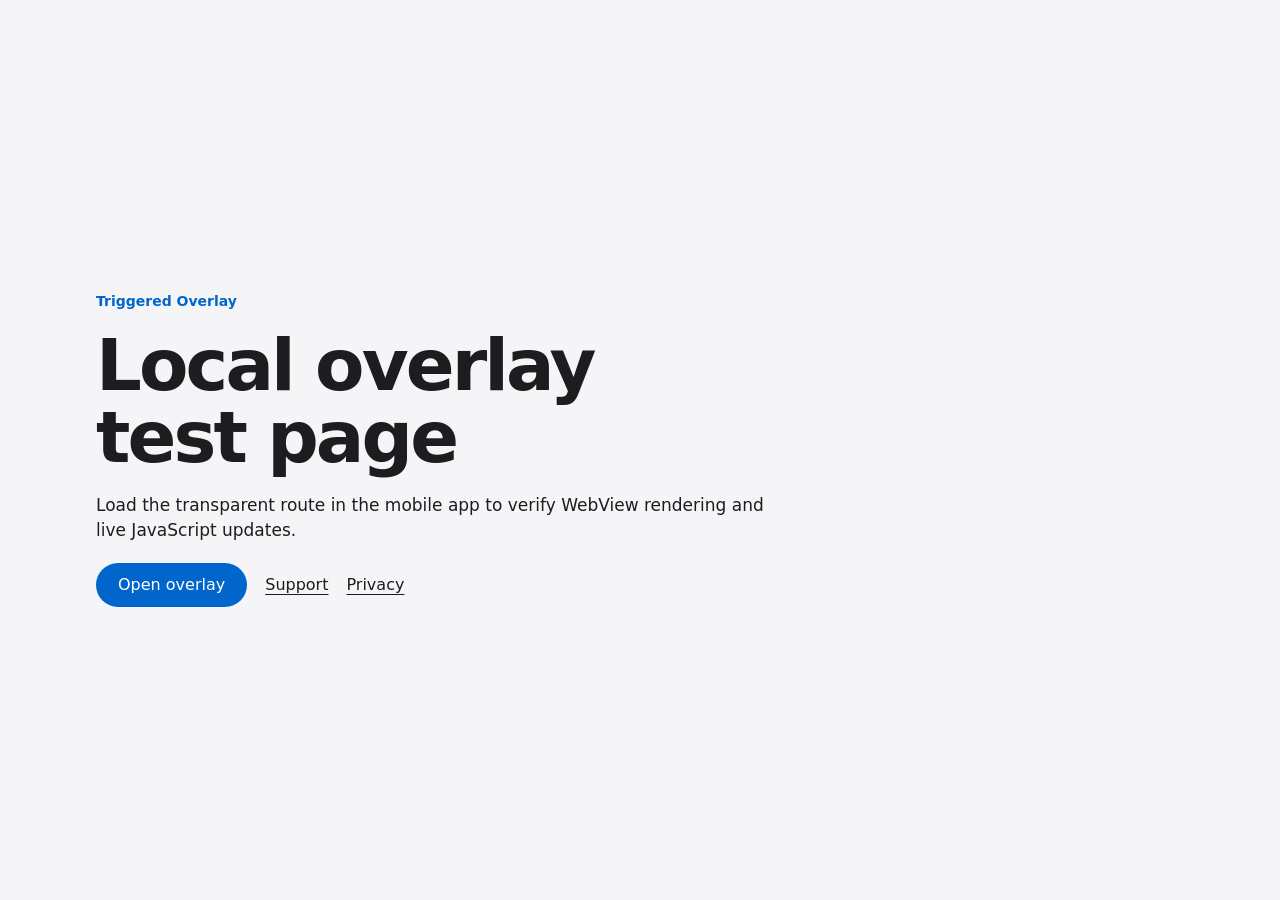
<file: index.html>
<!DOCTYPE html><html lang="en"><head><meta charSet="utf-8"/><meta name="viewport" content="width=device-width, initial-scale=1"/><link rel="stylesheet" href="/_next/static/chunks/17ehl2js4oi5v.css" data-precedence="next"/><link rel="preload" as="script" fetchPriority="low" href="/_next/static/chunks/23v7nmjzy-bb5.js"/><script src="/_next/static/chunks/03kw-hqoszem2.js" async=""></script><script src="/_next/static/chunks/1we22_6_abobh.js" async=""></script><script src="/_next/static/chunks/003l4gk7enzpc.js" async=""></script><script src="/_next/static/chunks/turbopack-0tb0-9su7yka1.js" async=""></script><script src="/_next/static/chunks/121g1po0_av0x.js" async=""></script><script src="/_next/static/chunks/20wckvp3e5p5w.js" async=""></script><script src="/_next/static/chunks/0evmgu_b2twk6.js" async=""></script><title>Triggered Overlay</title><meta name="description" content="Development overlay for the Triggered Overlay mobile app."/><script src="/_next/static/chunks/0cz1d0mv5g_q7.js" noModule=""></script></head><body><div hidden=""><!--$--><!--/$--></div><main class="home"><p class="eyebrow">Triggered Overlay</p><h1>Local overlay test page</h1><p>Load the transparent route in the mobile app to verify WebView rendering and live JavaScript updates.</p><div class="home-links"><a class="primary-link" href="/overlay/">Open overlay</a><a href="/support/">Support</a><a href="/privacy/">Privacy</a></div></main><!--$--><!--/$--><script src="/_next/static/chunks/23v7nmjzy-bb5.js" id="_R_" async=""></script><script>(self.__next_f=self.__next_f||[]).push([0])</script><script>self.__next_f.push([1,"1:\"$Sreact.fragment\"\n2:I[48301,[\"/_next/static/chunks/121g1po0_av0x.js\",\"/_next/static/chunks/20wckvp3e5p5w.js\"],\"default\"]\n3:I[81932,[\"/_next/static/chunks/121g1po0_av0x.js\",\"/_next/static/chunks/20wckvp3e5p5w.js\"],\"default\"]\n4:I[62629,[\"/_next/static/chunks/121g1po0_av0x.js\",\"/_next/static/chunks/20wckvp3e5p5w.js\",\"/_next/static/chunks/0evmgu_b2twk6.js\"],\"\"]\n5:I[48664,[\"/_next/static/chunks/121g1po0_av0x.js\",\"/_next/static/chunks/20wckvp3e5p5w.js\"],\"OutletBoundary\"]\n6:\"$Sreact.suspense\"\n8:I[48664,[\"/_next/static/chunks/121g1po0_av0x.js\",\"/_next/static/chunks/20wckvp3e5p5w.js\"],\"ViewportBoundary\"]\na:I[48664,[\"/_next/static/chunks/121g1po0_av0x.js\",\"/_next/static/chunks/20wckvp3e5p5w.js\"],\"MetadataBoundary\"]\nc:I[59283,[\"/_next/static/chunks/121g1po0_av0x.js\",\"/_next/static/chunks/20wckvp3e5p5w.js\"],\"default\",1]\n:HL[\"/_next/static/chunks/17ehl2js4oi5v.css\",\"style\"]\n"])</script><script>self.__next_f.push([1,"0:{\"P\":null,\"c\":[\"\",\"\"],\"q\":\"\",\"i\":false,\"f\":[[[\"\",{\"children\":[\"__PAGE__\",{}]},\"$undefined\",\"$undefined\",16],[[\"$\",\"$1\",\"c\",{\"children\":[[[\"$\",\"link\",\"0\",{\"rel\":\"stylesheet\",\"href\":\"/_next/static/chunks/17ehl2js4oi5v.css\",\"precedence\":\"next\",\"crossOrigin\":\"$undefined\",\"nonce\":\"$undefined\"}],[\"$\",\"script\",\"script-0\",{\"src\":\"/_next/static/chunks/121g1po0_av0x.js\",\"async\":true,\"nonce\":\"$undefined\"}],[\"$\",\"script\",\"script-1\",{\"src\":\"/_next/static/chunks/20wckvp3e5p5w.js\",\"async\":true,\"nonce\":\"$undefined\"}]],[\"$\",\"html\",null,{\"lang\":\"en\",\"children\":[\"$\",\"body\",null,{\"children\":[\"$\",\"$L2\",null,{\"parallelRouterKey\":\"children\",\"error\":\"$undefined\",\"errorStyles\":\"$undefined\",\"errorScripts\":\"$undefined\",\"template\":[\"$\",\"$L3\",null,{}],\"templateStyles\":\"$undefined\",\"templateScripts\":\"$undefined\",\"notFound\":[[[\"$\",\"title\",null,{\"children\":\"404: This page could not be found.\"}],[\"$\",\"div\",null,{\"style\":{\"fontFamily\":\"system-ui,\\\"Segoe UI\\\",Roboto,Helvetica,Arial,sans-serif,\\\"Apple Color Emoji\\\",\\\"Segoe UI Emoji\\\"\",\"height\":\"100vh\",\"textAlign\":\"center\",\"display\":\"flex\",\"flexDirection\":\"column\",\"alignItems\":\"center\",\"justifyContent\":\"center\"},\"children\":[\"$\",\"div\",null,{\"children\":[[\"$\",\"style\",null,{\"dangerouslySetInnerHTML\":{\"__html\":\"body{color:#000;background:#fff;margin:0}.next-error-h1{border-right:1px solid rgba(0,0,0,.3)}@media (prefers-color-scheme:dark){body{color:#fff;background:#000}.next-error-h1{border-right:1px solid rgba(255,255,255,.3)}}\"}}],[\"$\",\"h1\",null,{\"className\":\"next-error-h1\",\"style\":{\"display\":\"inline-block\",\"margin\":\"0 20px 0 0\",\"padding\":\"0 23px 0 0\",\"fontSize\":24,\"fontWeight\":500,\"verticalAlign\":\"top\",\"lineHeight\":\"49px\"},\"children\":404}],[\"$\",\"div\",null,{\"style\":{\"display\":\"inline-block\"},\"children\":[\"$\",\"h2\",null,{\"style\":{\"fontSize\":14,\"fontWeight\":400,\"lineHeight\":\"49px\",\"margin\":0},\"children\":\"This page could not be found.\"}]}]]}]}]],[]],\"forbidden\":\"$undefined\",\"unauthorized\":\"$undefined\"}]}]}]]}],{\"children\":[[\"$\",\"$1\",\"c\",{\"children\":[[\"$\",\"main\",null,{\"className\":\"home\",\"children\":[[\"$\",\"p\",null,{\"className\":\"eyebrow\",\"children\":\"Triggered Overlay\"}],[\"$\",\"h1\",null,{\"children\":\"Local overlay test page\"}],[\"$\",\"p\",null,{\"children\":\"Load the transparent route in the mobile app to verify WebView rendering and live JavaScript updates.\"}],[\"$\",\"div\",null,{\"className\":\"home-links\",\"children\":[[\"$\",\"$L4\",null,{\"className\":\"primary-link\",\"href\":\"/overlay\",\"children\":\"Open overlay\"}],[\"$\",\"$L4\",null,{\"href\":\"/support\",\"children\":\"Support\"}],[\"$\",\"$L4\",null,{\"href\":\"/privacy\",\"children\":\"Privacy\"}]]}]]}],[[\"$\",\"script\",\"script-0\",{\"src\":\"/_next/static/chunks/0evmgu_b2twk6.js\",\"async\":true,\"nonce\":\"$undefined\"}]],[\"$\",\"$L5\",null,{\"children\":[\"$\",\"$6\",null,{\"name\":\"Next.MetadataOutlet\",\"children\":\"$@7\"}]}]]}],{},null,false,null]},null,false,null],[\"$\",\"$1\",\"h\",{\"children\":[null,[\"$\",\"$L8\",null,{\"children\":\"$L9\"}],[\"$\",\"div\",null,{\"hidden\":true,\"children\":[\"$\",\"$La\",null,{\"children\":[\"$\",\"$6\",null,{\"name\":\"Next.Metadata\",\"children\":\"$Lb\"}]}]}],null]}],false]],\"m\":\"$undefined\",\"G\":[\"$c\",[[\"$\",\"link\",\"0\",{\"rel\":\"stylesheet\",\"href\":\"/_next/static/chunks/17ehl2js4oi5v.css\",\"precedence\":\"next\",\"crossOrigin\":\"$undefined\",\"nonce\":\"$undefined\"}]]],\"S\":true,\"h\":null,\"s\":\"$undefined\",\"l\":\"$undefined\",\"p\":\"$undefined\",\"d\":\"$undefined\",\"b\":\"O8Fp5CdZ5VPxuDvzv_FZ7\"}\n"])</script><script>self.__next_f.push([1,"9:[[\"$\",\"meta\",\"0\",{\"charSet\":\"utf-8\"}],[\"$\",\"meta\",\"1\",{\"name\":\"viewport\",\"content\":\"width=device-width, initial-scale=1\"}]]\n"])</script><script>self.__next_f.push([1,"7:null\nb:[[\"$\",\"title\",\"0\",{\"children\":\"Triggered Overlay\"}],[\"$\",\"meta\",\"1\",{\"name\":\"description\",\"content\":\"Development overlay for the Triggered Overlay mobile app.\"}]]\n"])</script></body></html>
</file>
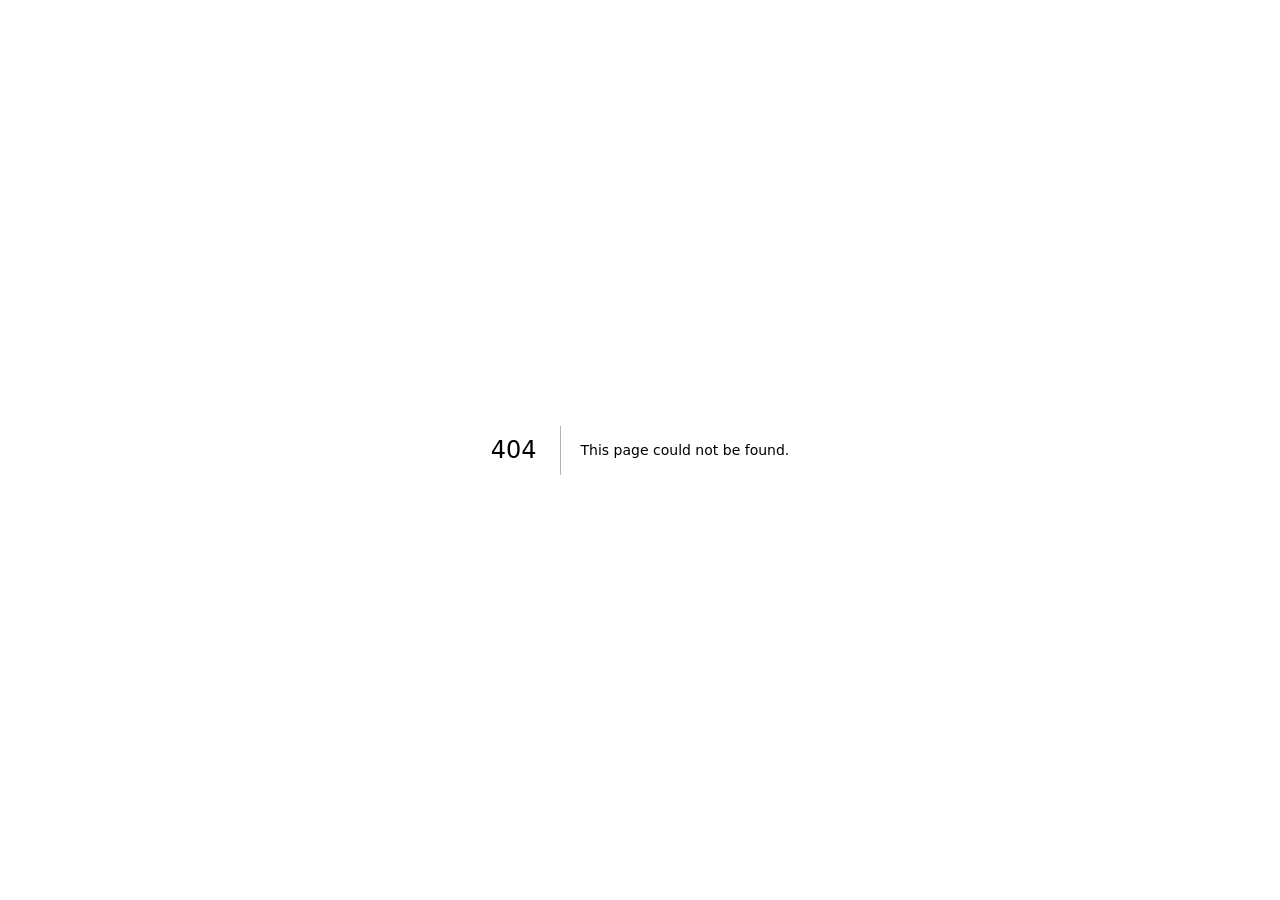
<file: 404/index.html>
<!DOCTYPE html><html lang="en"><head><meta charSet="utf-8"/><meta name="viewport" content="width=device-width, initial-scale=1"/><link rel="stylesheet" href="/_next/static/chunks/17ehl2js4oi5v.css" data-precedence="next"/><link rel="preload" as="script" fetchPriority="low" href="/_next/static/chunks/23v7nmjzy-bb5.js"/><script src="/_next/static/chunks/03kw-hqoszem2.js" async=""></script><script src="/_next/static/chunks/1we22_6_abobh.js" async=""></script><script src="/_next/static/chunks/003l4gk7enzpc.js" async=""></script><script src="/_next/static/chunks/turbopack-0tb0-9su7yka1.js" async=""></script><script src="/_next/static/chunks/121g1po0_av0x.js" async=""></script><script src="/_next/static/chunks/20wckvp3e5p5w.js" async=""></script><meta name="robots" content="noindex"/><title>404: This page could not be found.</title><title>Triggered Overlay</title><meta name="description" content="Development overlay for the Triggered Overlay mobile app."/><script src="/_next/static/chunks/0cz1d0mv5g_q7.js" noModule=""></script></head><body><div hidden=""><!--$--><!--/$--></div><div style="font-family:system-ui,&quot;Segoe UI&quot;,Roboto,Helvetica,Arial,sans-serif,&quot;Apple Color Emoji&quot;,&quot;Segoe UI Emoji&quot;;height:100vh;text-align:center;display:flex;flex-direction:column;align-items:center;justify-content:center"><div><style>body{color:#000;background:#fff;margin:0}.next-error-h1{border-right:1px solid rgba(0,0,0,.3)}@media (prefers-color-scheme:dark){body{color:#fff;background:#000}.next-error-h1{border-right:1px solid rgba(255,255,255,.3)}}</style><h1 class="next-error-h1" style="display:inline-block;margin:0 20px 0 0;padding:0 23px 0 0;font-size:24px;font-weight:500;vertical-align:top;line-height:49px">404</h1><div style="display:inline-block"><h2 style="font-size:14px;font-weight:400;line-height:49px;margin:0">This page could not be found.</h2></div></div></div><!--$--><!--/$--><script src="/_next/static/chunks/23v7nmjzy-bb5.js" id="_R_" async=""></script><script>(self.__next_f=self.__next_f||[]).push([0])</script><script>self.__next_f.push([1,"1:\"$Sreact.fragment\"\n2:I[48301,[\"/_next/static/chunks/121g1po0_av0x.js\",\"/_next/static/chunks/20wckvp3e5p5w.js\"],\"default\"]\n3:I[81932,[\"/_next/static/chunks/121g1po0_av0x.js\",\"/_next/static/chunks/20wckvp3e5p5w.js\"],\"default\"]\n4:I[48664,[\"/_next/static/chunks/121g1po0_av0x.js\",\"/_next/static/chunks/20wckvp3e5p5w.js\"],\"OutletBoundary\"]\n5:\"$Sreact.suspense\"\n8:I[48664,[\"/_next/static/chunks/121g1po0_av0x.js\",\"/_next/static/chunks/20wckvp3e5p5w.js\"],\"ViewportBoundary\"]\na:I[48664,[\"/_next/static/chunks/121g1po0_av0x.js\",\"/_next/static/chunks/20wckvp3e5p5w.js\"],\"MetadataBoundary\"]\nc:I[59283,[\"/_next/static/chunks/121g1po0_av0x.js\",\"/_next/static/chunks/20wckvp3e5p5w.js\"],\"default\",1]\n:HL[\"/_next/static/chunks/17ehl2js4oi5v.css\",\"style\"]\n"])</script><script>self.__next_f.push([1,"0:{\"P\":null,\"c\":[\"\",\"_not-found\",\"\"],\"q\":\"\",\"i\":false,\"f\":[[[\"\",{\"children\":[\"/_not-found\",{\"children\":[\"__PAGE__\",{}]}]},\"$undefined\",\"$undefined\",16],[[\"$\",\"$1\",\"c\",{\"children\":[[[\"$\",\"link\",\"0\",{\"rel\":\"stylesheet\",\"href\":\"/_next/static/chunks/17ehl2js4oi5v.css\",\"precedence\":\"next\",\"crossOrigin\":\"$undefined\",\"nonce\":\"$undefined\"}],[\"$\",\"script\",\"script-0\",{\"src\":\"/_next/static/chunks/121g1po0_av0x.js\",\"async\":true,\"nonce\":\"$undefined\"}],[\"$\",\"script\",\"script-1\",{\"src\":\"/_next/static/chunks/20wckvp3e5p5w.js\",\"async\":true,\"nonce\":\"$undefined\"}]],[\"$\",\"html\",null,{\"lang\":\"en\",\"children\":[\"$\",\"body\",null,{\"children\":[\"$\",\"$L2\",null,{\"parallelRouterKey\":\"children\",\"error\":\"$undefined\",\"errorStyles\":\"$undefined\",\"errorScripts\":\"$undefined\",\"template\":[\"$\",\"$L3\",null,{}],\"templateStyles\":\"$undefined\",\"templateScripts\":\"$undefined\",\"notFound\":[[[\"$\",\"title\",null,{\"children\":\"404: This page could not be found.\"}],[\"$\",\"div\",null,{\"style\":{\"fontFamily\":\"system-ui,\\\"Segoe UI\\\",Roboto,Helvetica,Arial,sans-serif,\\\"Apple Color Emoji\\\",\\\"Segoe UI Emoji\\\"\",\"height\":\"100vh\",\"textAlign\":\"center\",\"display\":\"flex\",\"flexDirection\":\"column\",\"alignItems\":\"center\",\"justifyContent\":\"center\"},\"children\":[\"$\",\"div\",null,{\"children\":[[\"$\",\"style\",null,{\"dangerouslySetInnerHTML\":{\"__html\":\"body{color:#000;background:#fff;margin:0}.next-error-h1{border-right:1px solid rgba(0,0,0,.3)}@media (prefers-color-scheme:dark){body{color:#fff;background:#000}.next-error-h1{border-right:1px solid rgba(255,255,255,.3)}}\"}}],[\"$\",\"h1\",null,{\"className\":\"next-error-h1\",\"style\":{\"display\":\"inline-block\",\"margin\":\"0 20px 0 0\",\"padding\":\"0 23px 0 0\",\"fontSize\":24,\"fontWeight\":500,\"verticalAlign\":\"top\",\"lineHeight\":\"49px\"},\"children\":404}],[\"$\",\"div\",null,{\"style\":{\"display\":\"inline-block\"},\"children\":[\"$\",\"h2\",null,{\"style\":{\"fontSize\":14,\"fontWeight\":400,\"lineHeight\":\"49px\",\"margin\":0},\"children\":\"This page could not be found.\"}]}]]}]}]],[]],\"forbidden\":\"$undefined\",\"unauthorized\":\"$undefined\"}]}]}]]}],{\"children\":[[\"$\",\"$1\",\"c\",{\"children\":[null,[\"$\",\"$L2\",null,{\"parallelRouterKey\":\"children\",\"error\":\"$undefined\",\"errorStyles\":\"$undefined\",\"errorScripts\":\"$undefined\",\"template\":[\"$\",\"$L3\",null,{}],\"templateStyles\":\"$undefined\",\"templateScripts\":\"$undefined\",\"notFound\":\"$undefined\",\"forbidden\":\"$undefined\",\"unauthorized\":\"$undefined\"}]]}],{\"children\":[[\"$\",\"$1\",\"c\",{\"children\":[[[\"$\",\"title\",null,{\"children\":\"404: This page could not be found.\"}],[\"$\",\"div\",null,{\"style\":\"$0:f:0:1:0:props:children:1:props:children:props:children:props:notFound:0:1:props:style\",\"children\":[\"$\",\"div\",null,{\"children\":[[\"$\",\"style\",null,{\"dangerouslySetInnerHTML\":{\"__html\":\"body{color:#000;background:#fff;margin:0}.next-error-h1{border-right:1px solid rgba(0,0,0,.3)}@media (prefers-color-scheme:dark){body{color:#fff;background:#000}.next-error-h1{border-right:1px solid rgba(255,255,255,.3)}}\"}}],[\"$\",\"h1\",null,{\"className\":\"next-error-h1\",\"style\":\"$0:f:0:1:0:props:children:1:props:children:props:children:props:notFound:0:1:props:children:props:children:1:props:style\",\"children\":404}],[\"$\",\"div\",null,{\"style\":\"$0:f:0:1:0:props:children:1:props:children:props:children:props:notFound:0:1:props:children:props:children:2:props:style\",\"children\":[\"$\",\"h2\",null,{\"style\":\"$0:f:0:1:0:props:children:1:props:children:props:children:props:notFound:0:1:props:children:props:children:2:props:children:props:style\",\"children\":\"This page could not be found.\"}]}]]}]}]],null,[\"$\",\"$L4\",null,{\"children\":[\"$\",\"$5\",null,{\"name\":\"Next.MetadataOutlet\",\"children\":\"$@6\"}]}]]}],{},null,false,null]},null,false,\"$@7\"]},null,false,null],[\"$\",\"$1\",\"h\",{\"children\":[[\"$\",\"meta\",null,{\"name\":\"robots\",\"content\":\"noindex\"}],[\"$\",\"$L8\",null,{\"children\":\"$L9\"}],[\"$\",\"div\",null,{\"hidden\":true,\"children\":[\"$\",\"$La\",null,{\"children\":[\"$\",\"$5\",null,{\"name\":\"Next.Metadata\",\"children\":\"$Lb\"}]}]}],null]}],false]],\"m\":\"$undefined\",\"G\":[\"$c\",[[\"$\",\"link\",\"0\",{\"rel\":\"stylesheet\",\"href\":\"/_next/static/chunks/17ehl2js4oi5v.css\",\"precedence\":\"next\",\"crossOrigin\":\"$undefined\",\"nonce\":\"$undefined\"}]]],\"S\":true,\"h\":null,\"s\":\"$undefined\",\"l\":\"$undefined\",\"p\":\"$undefined\",\"d\":\"$undefined\",\"b\":\"O8Fp5CdZ5VPxuDvzv_FZ7\"}\n"])</script><script>self.__next_f.push([1,"d:[]\n7:\"$Wd\"\n"])</script><script>self.__next_f.push([1,"9:[[\"$\",\"meta\",\"0\",{\"charSet\":\"utf-8\"}],[\"$\",\"meta\",\"1\",{\"name\":\"viewport\",\"content\":\"width=device-width, initial-scale=1\"}]]\n"])</script><script>self.__next_f.push([1,"6:null\nb:[[\"$\",\"title\",\"0\",{\"children\":\"Triggered Overlay\"}],[\"$\",\"meta\",\"1\",{\"name\":\"description\",\"content\":\"Development overlay for the Triggered Overlay mobile app.\"}]]\n"])</script></body></html>
</file>
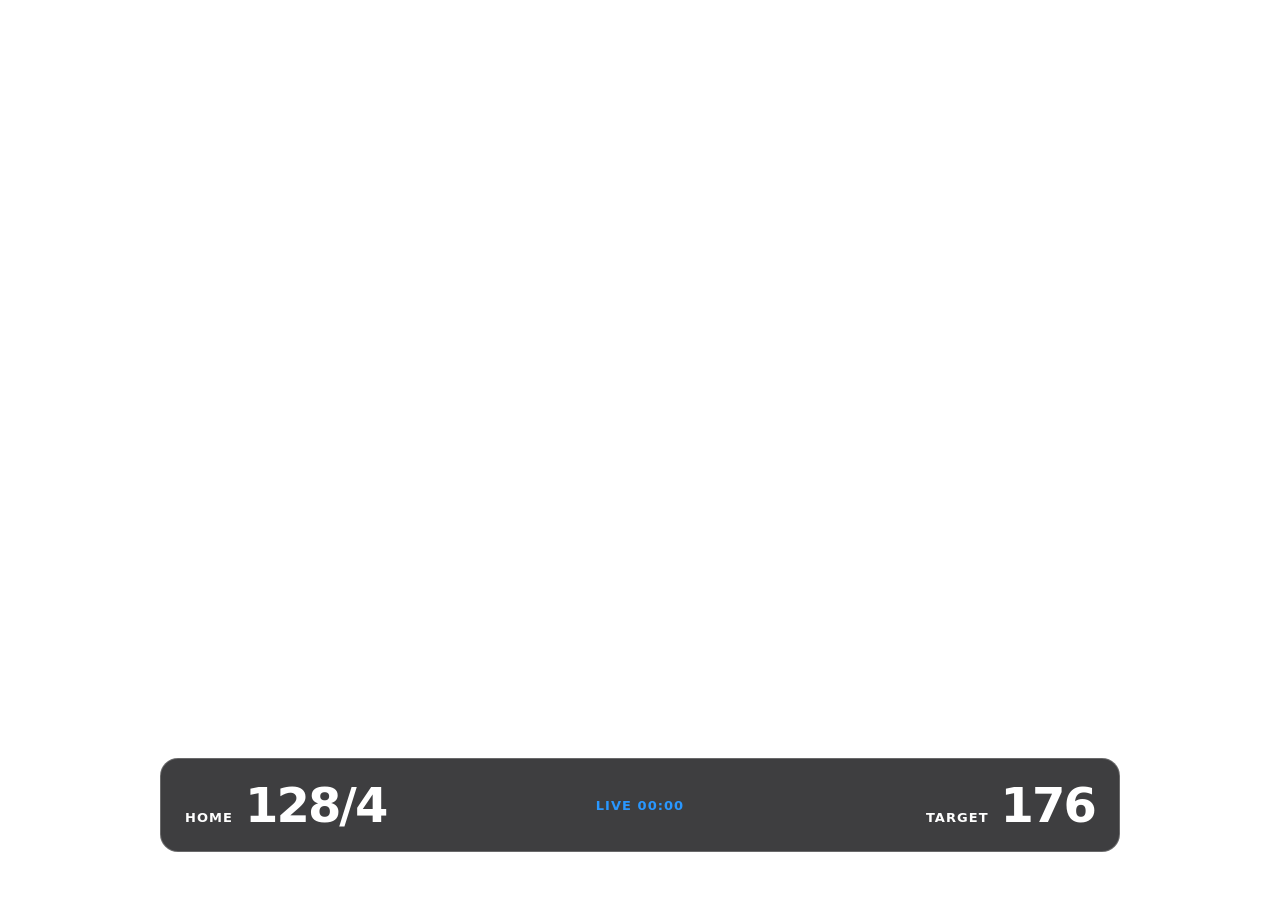
<file: overlay/index.html>
<!DOCTYPE html><html lang="en"><head><meta charSet="utf-8"/><meta name="viewport" content="width=device-width, initial-scale=1"/><link rel="stylesheet" href="/_next/static/chunks/17ehl2js4oi5v.css" data-precedence="next"/><link rel="preload" as="script" fetchPriority="low" href="/_next/static/chunks/23v7nmjzy-bb5.js"/><script src="/_next/static/chunks/03kw-hqoszem2.js" async=""></script><script src="/_next/static/chunks/1we22_6_abobh.js" async=""></script><script src="/_next/static/chunks/003l4gk7enzpc.js" async=""></script><script src="/_next/static/chunks/turbopack-0tb0-9su7yka1.js" async=""></script><script src="/_next/static/chunks/121g1po0_av0x.js" async=""></script><script src="/_next/static/chunks/20wckvp3e5p5w.js" async=""></script><script src="/_next/static/chunks/2cipaaadi-_24.js" async=""></script><title>Triggered Overlay</title><meta name="description" content="Development overlay for the Triggered Overlay mobile app."/><script src="/_next/static/chunks/0cz1d0mv5g_q7.js" noModule=""></script></head><body><div hidden=""><!--$--><!--/$--></div><main class="overlay" aria-label="Transparent test overlay"><section class="scoreboard"><div><span class="team-label">HOME</span><strong>128/4</strong></div><div class="timer" aria-label="Elapsed overlay time">LIVE <!-- -->00<!-- -->:<!-- -->00</div><div class="away-score"><span class="team-label">TARGET</span><strong>176</strong></div></section></main><!--$--><!--/$--><script src="/_next/static/chunks/23v7nmjzy-bb5.js" id="_R_" async=""></script><script>(self.__next_f=self.__next_f||[]).push([0])</script><script>self.__next_f.push([1,"1:\"$Sreact.fragment\"\n2:I[48301,[\"/_next/static/chunks/121g1po0_av0x.js\",\"/_next/static/chunks/20wckvp3e5p5w.js\"],\"default\"]\n3:I[81932,[\"/_next/static/chunks/121g1po0_av0x.js\",\"/_next/static/chunks/20wckvp3e5p5w.js\"],\"default\"]\n4:I[75697,[\"/_next/static/chunks/121g1po0_av0x.js\",\"/_next/static/chunks/20wckvp3e5p5w.js\"],\"ClientPageRoot\"]\n5:I[64549,[\"/_next/static/chunks/121g1po0_av0x.js\",\"/_next/static/chunks/20wckvp3e5p5w.js\",\"/_next/static/chunks/2cipaaadi-_24.js\"],\"default\"]\n8:I[48664,[\"/_next/static/chunks/121g1po0_av0x.js\",\"/_next/static/chunks/20wckvp3e5p5w.js\"],\"OutletBoundary\"]\n9:\"$Sreact.suspense\"\nc:I[48664,[\"/_next/static/chunks/121g1po0_av0x.js\",\"/_next/static/chunks/20wckvp3e5p5w.js\"],\"ViewportBoundary\"]\ne:I[48664,[\"/_next/static/chunks/121g1po0_av0x.js\",\"/_next/static/chunks/20wckvp3e5p5w.js\"],\"MetadataBoundary\"]\n10:I[59283,[\"/_next/static/chunks/121g1po0_av0x.js\",\"/_next/static/chunks/20wckvp3e5p5w.js\"],\"default\",1]\n:HL[\"/_next/static/chunks/17ehl2js4oi5v.css\",\"style\"]\n"])</script><script>self.__next_f.push([1,"0:{\"P\":null,\"c\":[\"\",\"overlay\",\"\"],\"q\":\"\",\"i\":false,\"f\":[[[\"\",{\"children\":[\"overlay\",{\"children\":[\"__PAGE__\",{}]}]},\"$undefined\",\"$undefined\",16],[[\"$\",\"$1\",\"c\",{\"children\":[[[\"$\",\"link\",\"0\",{\"rel\":\"stylesheet\",\"href\":\"/_next/static/chunks/17ehl2js4oi5v.css\",\"precedence\":\"next\",\"crossOrigin\":\"$undefined\",\"nonce\":\"$undefined\"}],[\"$\",\"script\",\"script-0\",{\"src\":\"/_next/static/chunks/121g1po0_av0x.js\",\"async\":true,\"nonce\":\"$undefined\"}],[\"$\",\"script\",\"script-1\",{\"src\":\"/_next/static/chunks/20wckvp3e5p5w.js\",\"async\":true,\"nonce\":\"$undefined\"}]],[\"$\",\"html\",null,{\"lang\":\"en\",\"children\":[\"$\",\"body\",null,{\"children\":[\"$\",\"$L2\",null,{\"parallelRouterKey\":\"children\",\"error\":\"$undefined\",\"errorStyles\":\"$undefined\",\"errorScripts\":\"$undefined\",\"template\":[\"$\",\"$L3\",null,{}],\"templateStyles\":\"$undefined\",\"templateScripts\":\"$undefined\",\"notFound\":[[[\"$\",\"title\",null,{\"children\":\"404: This page could not be found.\"}],[\"$\",\"div\",null,{\"style\":{\"fontFamily\":\"system-ui,\\\"Segoe UI\\\",Roboto,Helvetica,Arial,sans-serif,\\\"Apple Color Emoji\\\",\\\"Segoe UI Emoji\\\"\",\"height\":\"100vh\",\"textAlign\":\"center\",\"display\":\"flex\",\"flexDirection\":\"column\",\"alignItems\":\"center\",\"justifyContent\":\"center\"},\"children\":[\"$\",\"div\",null,{\"children\":[[\"$\",\"style\",null,{\"dangerouslySetInnerHTML\":{\"__html\":\"body{color:#000;background:#fff;margin:0}.next-error-h1{border-right:1px solid rgba(0,0,0,.3)}@media (prefers-color-scheme:dark){body{color:#fff;background:#000}.next-error-h1{border-right:1px solid rgba(255,255,255,.3)}}\"}}],[\"$\",\"h1\",null,{\"className\":\"next-error-h1\",\"style\":{\"display\":\"inline-block\",\"margin\":\"0 20px 0 0\",\"padding\":\"0 23px 0 0\",\"fontSize\":24,\"fontWeight\":500,\"verticalAlign\":\"top\",\"lineHeight\":\"49px\"},\"children\":404}],[\"$\",\"div\",null,{\"style\":{\"display\":\"inline-block\"},\"children\":[\"$\",\"h2\",null,{\"style\":{\"fontSize\":14,\"fontWeight\":400,\"lineHeight\":\"49px\",\"margin\":0},\"children\":\"This page could not be found.\"}]}]]}]}]],[]],\"forbidden\":\"$undefined\",\"unauthorized\":\"$undefined\"}]}]}]]}],{\"children\":[[\"$\",\"$1\",\"c\",{\"children\":[null,[\"$\",\"$L2\",null,{\"parallelRouterKey\":\"children\",\"error\":\"$undefined\",\"errorStyles\":\"$undefined\",\"errorScripts\":\"$undefined\",\"template\":[\"$\",\"$L3\",null,{}],\"templateStyles\":\"$undefined\",\"templateScripts\":\"$undefined\",\"notFound\":\"$undefined\",\"forbidden\":\"$undefined\",\"unauthorized\":\"$undefined\"}]]}],{\"children\":[[\"$\",\"$1\",\"c\",{\"children\":[[\"$\",\"$L4\",null,{\"Component\":\"$5\",\"serverProvidedParams\":{\"searchParams\":{},\"params\":{},\"promises\":[\"$@6\",\"$@7\"]}}],[[\"$\",\"script\",\"script-0\",{\"src\":\"/_next/static/chunks/2cipaaadi-_24.js\",\"async\":true,\"nonce\":\"$undefined\"}]],[\"$\",\"$L8\",null,{\"children\":[\"$\",\"$9\",null,{\"name\":\"Next.MetadataOutlet\",\"children\":\"$@a\"}]}]]}],{},null,false,null]},null,false,\"$@b\"]},null,false,null],[\"$\",\"$1\",\"h\",{\"children\":[null,[\"$\",\"$Lc\",null,{\"children\":\"$Ld\"}],[\"$\",\"div\",null,{\"hidden\":true,\"children\":[\"$\",\"$Le\",null,{\"children\":[\"$\",\"$9\",null,{\"name\":\"Next.Metadata\",\"children\":\"$Lf\"}]}]}],null]}],false]],\"m\":\"$undefined\",\"G\":[\"$10\",[[\"$\",\"link\",\"0\",{\"rel\":\"stylesheet\",\"href\":\"/_next/static/chunks/17ehl2js4oi5v.css\",\"precedence\":\"next\",\"crossOrigin\":\"$undefined\",\"nonce\":\"$undefined\"}]]],\"S\":true,\"h\":null,\"s\":\"$undefined\",\"l\":\"$undefined\",\"p\":\"$undefined\",\"d\":\"$undefined\",\"b\":\"O8Fp5CdZ5VPxuDvzv_FZ7\"}\n"])</script><script>self.__next_f.push([1,"11:[]\nb:\"$W11\"\n6:{}\n7:\"$0:f:0:1:1:children:1:children:0:props:children:0:props:serverProvidedParams:params\"\n"])</script><script>self.__next_f.push([1,"d:[[\"$\",\"meta\",\"0\",{\"charSet\":\"utf-8\"}],[\"$\",\"meta\",\"1\",{\"name\":\"viewport\",\"content\":\"width=device-width, initial-scale=1\"}]]\n"])</script><script>self.__next_f.push([1,"a:null\nf:[[\"$\",\"title\",\"0\",{\"children\":\"Triggered Overlay\"}],[\"$\",\"meta\",\"1\",{\"name\":\"description\",\"content\":\"Development overlay for the Triggered Overlay mobile app.\"}]]\n"])</script></body></html>
</file>
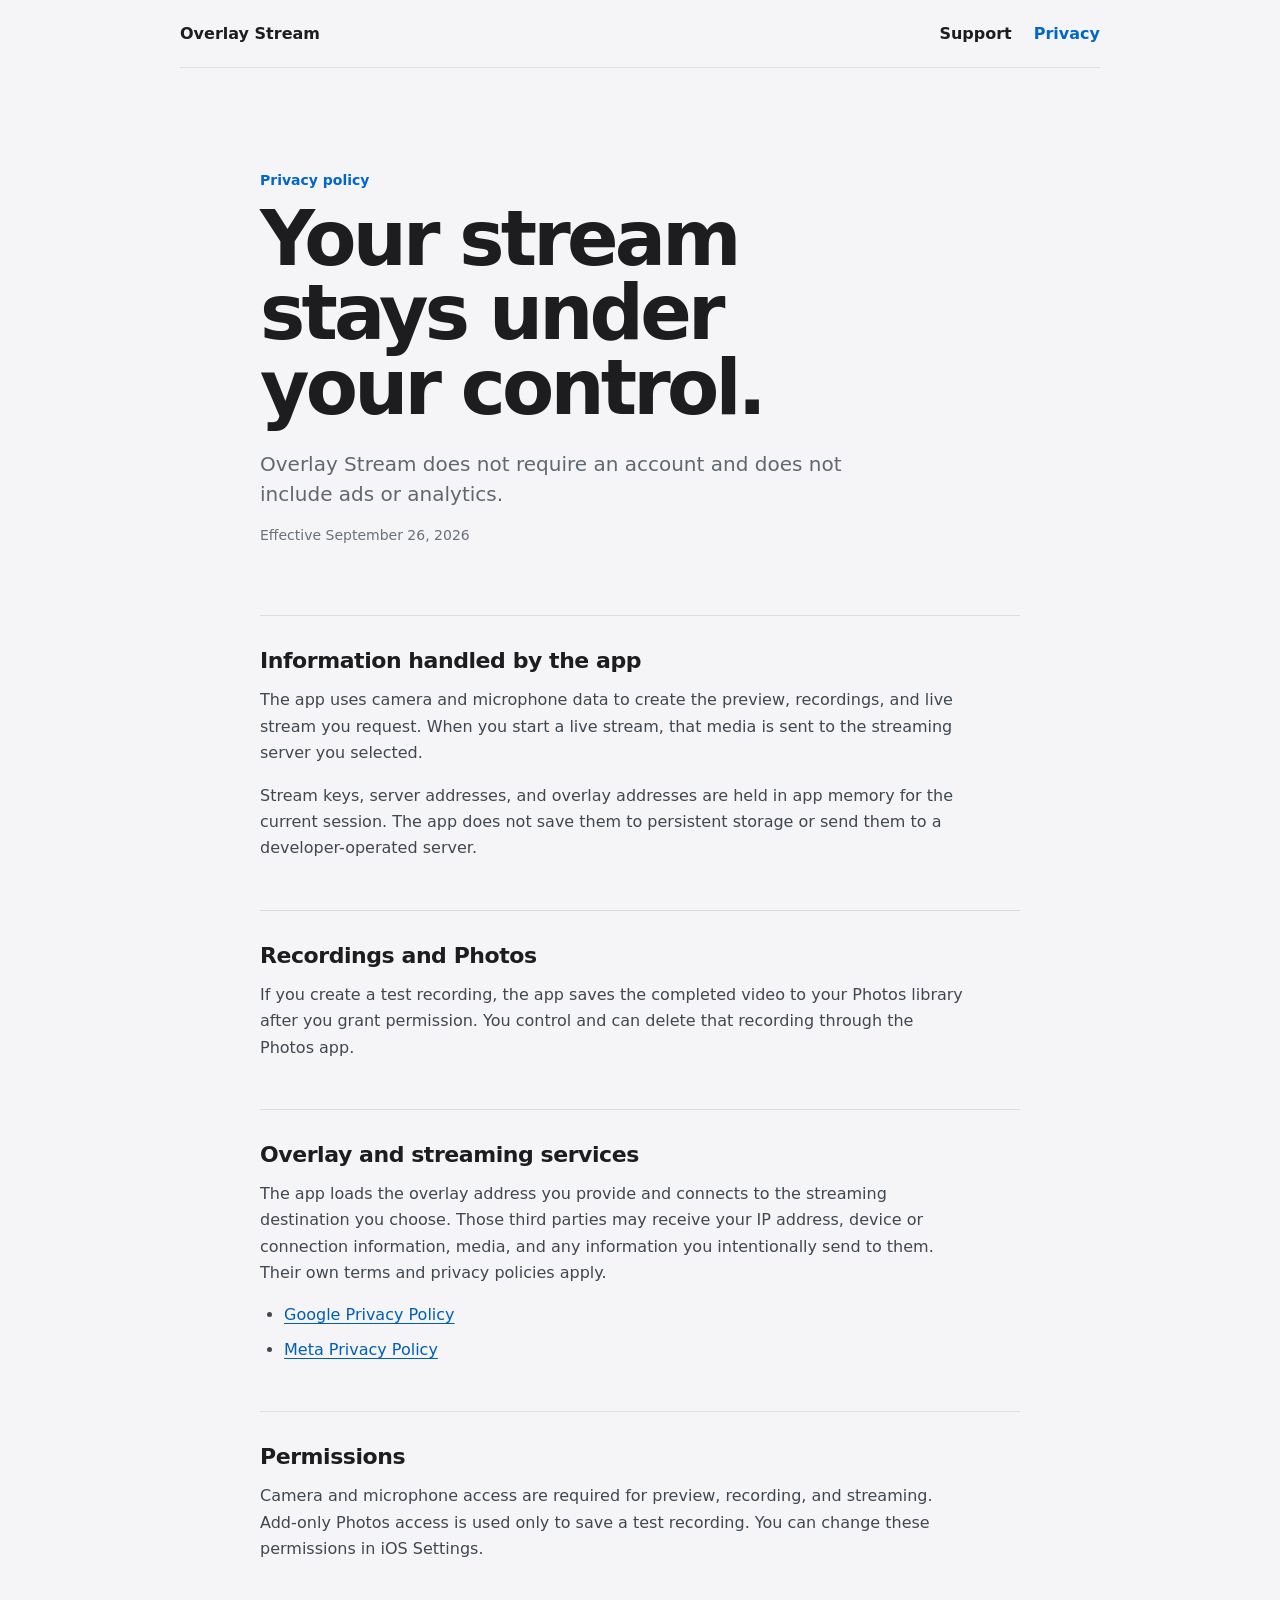
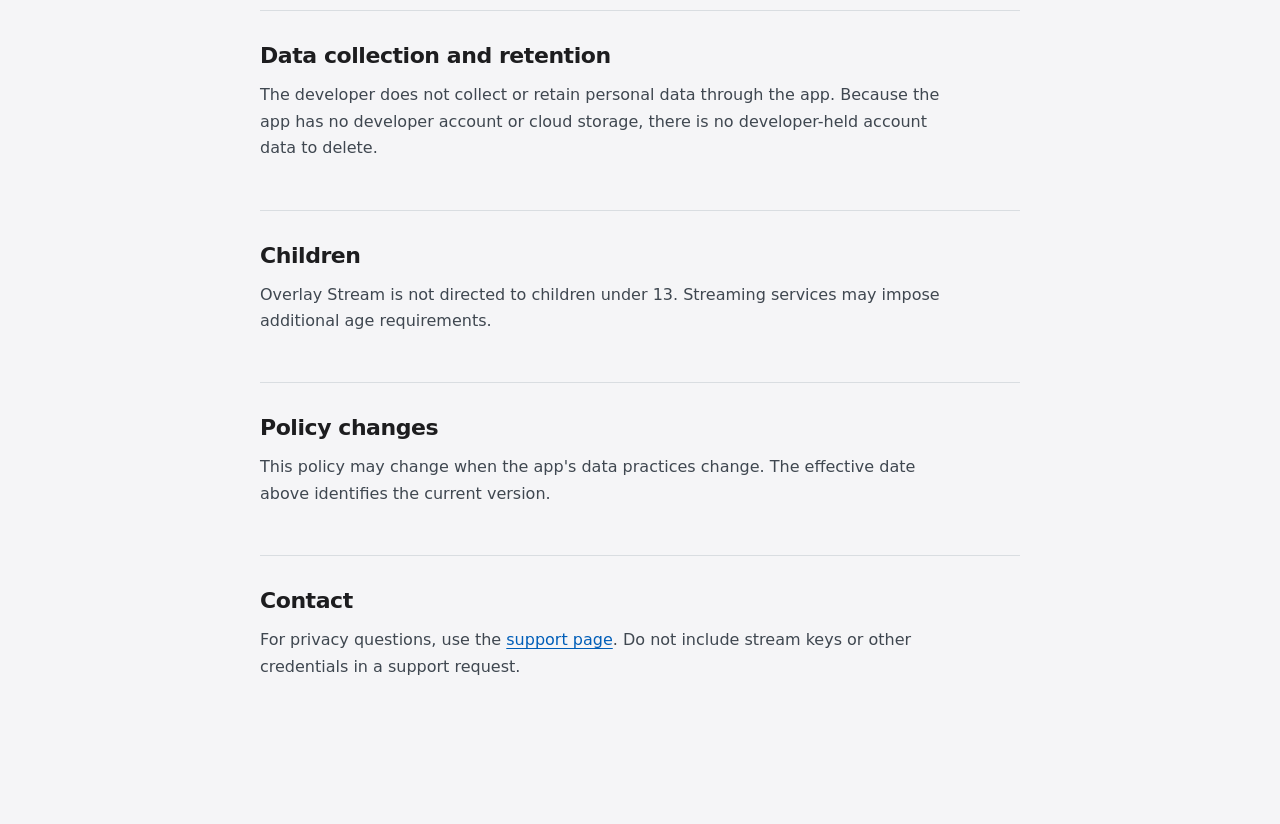
<file: privacy/index.html>
<!DOCTYPE html><html lang="en"><head><meta charSet="utf-8"/><meta name="viewport" content="width=device-width, initial-scale=1"/><link rel="stylesheet" href="/_next/static/chunks/17ehl2js4oi5v.css" data-precedence="next"/><link rel="preload" as="script" fetchPriority="low" href="/_next/static/chunks/23v7nmjzy-bb5.js"/><script src="/_next/static/chunks/03kw-hqoszem2.js" async=""></script><script src="/_next/static/chunks/1we22_6_abobh.js" async=""></script><script src="/_next/static/chunks/003l4gk7enzpc.js" async=""></script><script src="/_next/static/chunks/turbopack-0tb0-9su7yka1.js" async=""></script><script src="/_next/static/chunks/121g1po0_av0x.js" async=""></script><script src="/_next/static/chunks/20wckvp3e5p5w.js" async=""></script><script src="/_next/static/chunks/0evmgu_b2twk6.js" async=""></script><title>Privacy Policy | Overlay Stream</title><meta name="description" content="Privacy policy for the Overlay Stream iOS app."/><script src="/_next/static/chunks/0cz1d0mv5g_q7.js" noModule=""></script></head><body><div hidden=""><!--$--><!--/$--></div><main class="document-shell"><nav class="site-nav" aria-label="Legal and support"><a href="/">Overlay Stream</a><div><a href="/support/">Support</a><a aria-current="page" href="/privacy/">Privacy</a></div></nav><article class="document"><header><p class="eyebrow">Privacy policy</p><h1>Your stream stays under your control.</h1><p class="document-lead">Overlay Stream does not require an account and does not include ads or analytics.</p><p class="document-date">Effective September 26, 2026</p></header><section><h2>Information handled by the app</h2><p>The app uses camera and microphone data to create the preview, recordings, and live stream you request. When you start a live stream, that media is sent to the streaming server you selected.</p><p>Stream keys, server addresses, and overlay addresses are held in app memory for the current session. The app does not save them to persistent storage or send them to a developer-operated server.</p></section><section><h2>Recordings and Photos</h2><p>If you create a test recording, the app saves the completed video to your Photos library after you grant permission. You control and can delete that recording through the Photos app.</p></section><section><h2>Overlay and streaming services</h2><p>The app loads the overlay address you provide and connects to the streaming destination you choose. Those third parties may receive your IP address, device or connection information, media, and any information you intentionally send to them. Their own terms and privacy policies apply.</p><ul><li><a href="https://policies.google.com/privacy">Google Privacy Policy</a></li><li><a href="https://www.facebook.com/privacy/policy/">Meta Privacy Policy</a></li></ul></section><section><h2>Permissions</h2><p>Camera and microphone access are required for preview, recording, and streaming. Add-only Photos access is used only to save a test recording. You can change these permissions in iOS Settings.</p></section><section><h2>Data collection and retention</h2><p>The developer does not collect or retain personal data through the app. Because the app has no developer account or cloud storage, there is no developer-held account data to delete.</p></section><section><h2>Children</h2><p>Overlay Stream is not directed to children under 13. Streaming services may impose additional age requirements.</p></section><section><h2>Policy changes</h2><p>This policy may change when the app&#x27;s data practices change. The effective date above identifies the current version.</p></section><section><h2>Contact</h2><p>For privacy questions, use the<!-- --> <a href="/support/">support page</a>. Do not include stream keys or other credentials in a support request.</p></section></article></main><!--$--><!--/$--><script src="/_next/static/chunks/23v7nmjzy-bb5.js" id="_R_" async=""></script><script>(self.__next_f=self.__next_f||[]).push([0])</script><script>self.__next_f.push([1,"1:\"$Sreact.fragment\"\n2:I[48301,[\"/_next/static/chunks/121g1po0_av0x.js\",\"/_next/static/chunks/20wckvp3e5p5w.js\"],\"default\"]\n3:I[81932,[\"/_next/static/chunks/121g1po0_av0x.js\",\"/_next/static/chunks/20wckvp3e5p5w.js\"],\"default\"]\n4:I[62629,[\"/_next/static/chunks/121g1po0_av0x.js\",\"/_next/static/chunks/20wckvp3e5p5w.js\",\"/_next/static/chunks/0evmgu_b2twk6.js\"],\"\"]\nf:I[59283,[\"/_next/static/chunks/121g1po0_av0x.js\",\"/_next/static/chunks/20wckvp3e5p5w.js\"],\"default\",1]\n:HL[\"/_next/static/chunks/17ehl2js4oi5v.css\",\"style\"]\n"])</script><script>self.__next_f.push([1,"0:{\"P\":null,\"c\":[\"\",\"privacy\",\"\"],\"q\":\"\",\"i\":false,\"f\":[[[\"\",{\"children\":[\"privacy\",{\"children\":[\"__PAGE__\",{}]}]},\"$undefined\",\"$undefined\",16],[[\"$\",\"$1\",\"c\",{\"children\":[[[\"$\",\"link\",\"0\",{\"rel\":\"stylesheet\",\"href\":\"/_next/static/chunks/17ehl2js4oi5v.css\",\"precedence\":\"next\",\"crossOrigin\":\"$undefined\",\"nonce\":\"$undefined\"}],[\"$\",\"script\",\"script-0\",{\"src\":\"/_next/static/chunks/121g1po0_av0x.js\",\"async\":true,\"nonce\":\"$undefined\"}],[\"$\",\"script\",\"script-1\",{\"src\":\"/_next/static/chunks/20wckvp3e5p5w.js\",\"async\":true,\"nonce\":\"$undefined\"}]],[\"$\",\"html\",null,{\"lang\":\"en\",\"children\":[\"$\",\"body\",null,{\"children\":[\"$\",\"$L2\",null,{\"parallelRouterKey\":\"children\",\"error\":\"$undefined\",\"errorStyles\":\"$undefined\",\"errorScripts\":\"$undefined\",\"template\":[\"$\",\"$L3\",null,{}],\"templateStyles\":\"$undefined\",\"templateScripts\":\"$undefined\",\"notFound\":[[[\"$\",\"title\",null,{\"children\":\"404: This page could not be found.\"}],[\"$\",\"div\",null,{\"style\":{\"fontFamily\":\"system-ui,\\\"Segoe UI\\\",Roboto,Helvetica,Arial,sans-serif,\\\"Apple Color Emoji\\\",\\\"Segoe UI Emoji\\\"\",\"height\":\"100vh\",\"textAlign\":\"center\",\"display\":\"flex\",\"flexDirection\":\"column\",\"alignItems\":\"center\",\"justifyContent\":\"center\"},\"children\":[\"$\",\"div\",null,{\"children\":[[\"$\",\"style\",null,{\"dangerouslySetInnerHTML\":{\"__html\":\"body{color:#000;background:#fff;margin:0}.next-error-h1{border-right:1px solid rgba(0,0,0,.3)}@media (prefers-color-scheme:dark){body{color:#fff;background:#000}.next-error-h1{border-right:1px solid rgba(255,255,255,.3)}}\"}}],[\"$\",\"h1\",null,{\"className\":\"next-error-h1\",\"style\":{\"display\":\"inline-block\",\"margin\":\"0 20px 0 0\",\"padding\":\"0 23px 0 0\",\"fontSize\":24,\"fontWeight\":500,\"verticalAlign\":\"top\",\"lineHeight\":\"49px\"},\"children\":404}],[\"$\",\"div\",null,{\"style\":{\"display\":\"inline-block\"},\"children\":[\"$\",\"h2\",null,{\"style\":{\"fontSize\":14,\"fontWeight\":400,\"lineHeight\":\"49px\",\"margin\":0},\"children\":\"This page could not be found.\"}]}]]}]}]],[]],\"forbidden\":\"$undefined\",\"unauthorized\":\"$undefined\"}]}]}]]}],{\"children\":[[\"$\",\"$1\",\"c\",{\"children\":[null,[\"$\",\"$L2\",null,{\"parallelRouterKey\":\"children\",\"error\":\"$undefined\",\"errorStyles\":\"$undefined\",\"errorScripts\":\"$undefined\",\"template\":[\"$\",\"$L3\",null,{}],\"templateStyles\":\"$undefined\",\"templateScripts\":\"$undefined\",\"notFound\":\"$undefined\",\"forbidden\":\"$undefined\",\"unauthorized\":\"$undefined\"}]]}],{\"children\":[[\"$\",\"$1\",\"c\",{\"children\":[[\"$\",\"main\",null,{\"className\":\"document-shell\",\"children\":[[\"$\",\"nav\",null,{\"className\":\"site-nav\",\"aria-label\":\"Legal and support\",\"children\":[[\"$\",\"$L4\",null,{\"href\":\"/\",\"children\":\"Overlay Stream\"}],[\"$\",\"div\",null,{\"children\":[[\"$\",\"$L4\",null,{\"href\":\"/support\",\"children\":\"Support\"}],[\"$\",\"$L4\",null,{\"aria-current\":\"page\",\"href\":\"/privacy\",\"children\":\"Privacy\"}]]}]]}],[\"$\",\"article\",null,{\"className\":\"document\",\"children\":[[\"$\",\"header\",null,{\"children\":[[\"$\",\"p\",null,{\"className\":\"eyebrow\",\"children\":\"Privacy policy\"}],[\"$\",\"h1\",null,{\"children\":\"Your stream stays under your control.\"}],[\"$\",\"p\",null,{\"className\":\"document-lead\",\"children\":\"Overlay Stream does not require an account and does not include ads or analytics.\"}],[\"$\",\"p\",null,{\"className\":\"document-date\",\"children\":\"Effective September 26, 2026\"}]]}],[\"$\",\"section\",null,{\"children\":[[\"$\",\"h2\",null,{\"children\":\"Information handled by the app\"}],[\"$\",\"p\",null,{\"children\":\"The app uses camera and microphone data to create the preview, recordings, and live stream you request. When you start a live stream, that media is sent to the streaming server you selected.\"}],[\"$\",\"p\",null,{\"children\":\"Stream keys, server addresses, and overlay addresses are held in app memory for the current session. The app does not save them to persistent storage or send them to a developer-operated server.\"}]]}],[\"$\",\"section\",null,{\"children\":[[\"$\",\"h2\",null,{\"children\":\"Recordings and Photos\"}],[\"$\",\"p\",null,{\"children\":\"If you create a test recording, the app saves the completed video to your Photos library after you grant permission. You control and can delete that recording through the Photos app.\"}]]}],[\"$\",\"section\",null,{\"children\":[[\"$\",\"h2\",null,{\"children\":\"Overlay and streaming services\"}],[\"$\",\"p\",null,{\"children\":\"The app loads the overlay address you provide and connects to the streaming destination you choose. Those third parties may receive your IP address, device or connection information, media, and any information you intentionally send to them. Their own terms and privacy policies apply.\"}],[\"$\",\"ul\",null,{\"children\":[[\"$\",\"li\",null,{\"children\":[\"$\",\"a\",null,{\"href\":\"https://policies.google.com/privacy\",\"children\":\"Google Privacy Policy\"}]}],\"$L5\"]}]]}],\"$L6\",\"$L7\",\"$L8\",\"$L9\",\"$La\"]}]]}],[\"$Lb\"],\"$Lc\"]}],{},null,false,null]},null,false,\"$@d\"]},null,false,null],\"$Le\",false]],\"m\":\"$undefined\",\"G\":[\"$f\",[\"$L10\"]],\"S\":true,\"h\":null,\"s\":\"$undefined\",\"l\":\"$undefined\",\"p\":\"$undefined\",\"d\":\"$undefined\",\"b\":\"O8Fp5CdZ5VPxuDvzv_FZ7\"}\n"])</script><script>self.__next_f.push([1,"11:I[48664,[\"/_next/static/chunks/121g1po0_av0x.js\",\"/_next/static/chunks/20wckvp3e5p5w.js\"],\"OutletBoundary\"]\n12:\"$Sreact.suspense\"\n15:I[48664,[\"/_next/static/chunks/121g1po0_av0x.js\",\"/_next/static/chunks/20wckvp3e5p5w.js\"],\"ViewportBoundary\"]\n17:I[48664,[\"/_next/static/chunks/121g1po0_av0x.js\",\"/_next/static/chunks/20wckvp3e5p5w.js\"],\"MetadataBoundary\"]\n5:[\"$\",\"li\",null,{\"children\":[\"$\",\"a\",null,{\"href\":\"https://www.facebook.com/privacy/policy/\",\"children\":\"Meta Privacy Policy\"}]}]\n6:[\"$\",\"section\",null,{\"children\":[[\"$\",\"h2\",null,{\"children\":\"Permissions\"}],[\"$\",\"p\",null,{\"children\":\"Camera and microphone access are required for preview, recording, and streaming. Add-only Photos access is used only to save a test recording. You can change these permissions in iOS Settings.\"}]]}]\n7:[\"$\",\"section\",null,{\"children\":[[\"$\",\"h2\",null,{\"children\":\"Data collection and retention\"}],[\"$\",\"p\",null,{\"children\":\"The developer does not collect or retain personal data through the app. Because the app has no developer account or cloud storage, there is no developer-held account data to delete.\"}]]}]\n8:[\"$\",\"section\",null,{\"children\":[[\"$\",\"h2\",null,{\"children\":\"Children\"}],[\"$\",\"p\",null,{\"children\":\"Overlay Stream is not directed to children under 13. Streaming services may impose additional age requirements.\"}]]}]\n9:[\"$\",\"section\",null,{\"children\":[[\"$\",\"h2\",null,{\"children\":\"Policy changes\"}],[\"$\",\"p\",null,{\"children\":\"This policy may change when the app's data practices change. The effective date above identifies the current version.\"}]]}]\na:[\"$\",\"section\",null,{\"children\":[[\"$\",\"h2\",null,{\"children\":\"Contact\"}],[\"$\",\"p\",null,{\"children\":[\"For privacy questions, use the\",\" \",[\"$\",\"$L4\",null,{\"href\":\"/support\",\"children\":\"support page\"}],\". Do not include stream keys or other credentials in a support request.\"]}]]}]\nb:[\"$\",\"script\",\"script-0\",{\"src\":\"/_next/static/chunks/0evmgu_b2twk6.js\",\"async\":true,\"nonce\":\"$undefined\"}]\nc:[\"$\",\"$L11\",null,{\"children\":[\"$\",\"$12\",null,{\"name\":\"Next.MetadataOutlet\",\"children\":\"$@13\"}]}]\n14:[]\nd:\"$W14\"\ne:[\"$\",\"$1\",\"h\",{\"children\":[null,[\"$\",\"$L15\",null,{\"children\":\"$L16\"}],[\"$\",\"div\",null,{\"hidden\":true,\"children\":[\"$\",\"$L17\",null,{\"children\":[\"$\",\"$12\",null,{\"name\":\"Next.Metadata\",\"children\":\"$L18\"}]}]}],null]}]\n10:[\"$\",\"link\",\"0\",{\"rel\":\"stylesheet\",\"href\":\"/_next/static/chunks/17ehl2js4oi5v.css\",\"precedence\":\"next\",\"crossOrigin\":\"$undefined\",\"nonce\":\"$undefined\"}]\n"])</script><script>self.__next_f.push([1,"16:[[\"$\",\"meta\",\"0\",{\"charSet\":\"utf-8\"}],[\"$\",\"meta\",\"1\",{\"name\":\"viewport\",\"content\":\"width=device-width, initial-scale=1\"}]]\n"])</script><script>self.__next_f.push([1,"13:null\n18:[[\"$\",\"title\",\"0\",{\"children\":\"Privacy Policy | Overlay Stream\"}],[\"$\",\"meta\",\"1\",{\"name\":\"description\",\"content\":\"Privacy policy for the Overlay Stream iOS app.\"}]]\n"])</script></body></html>
</file>
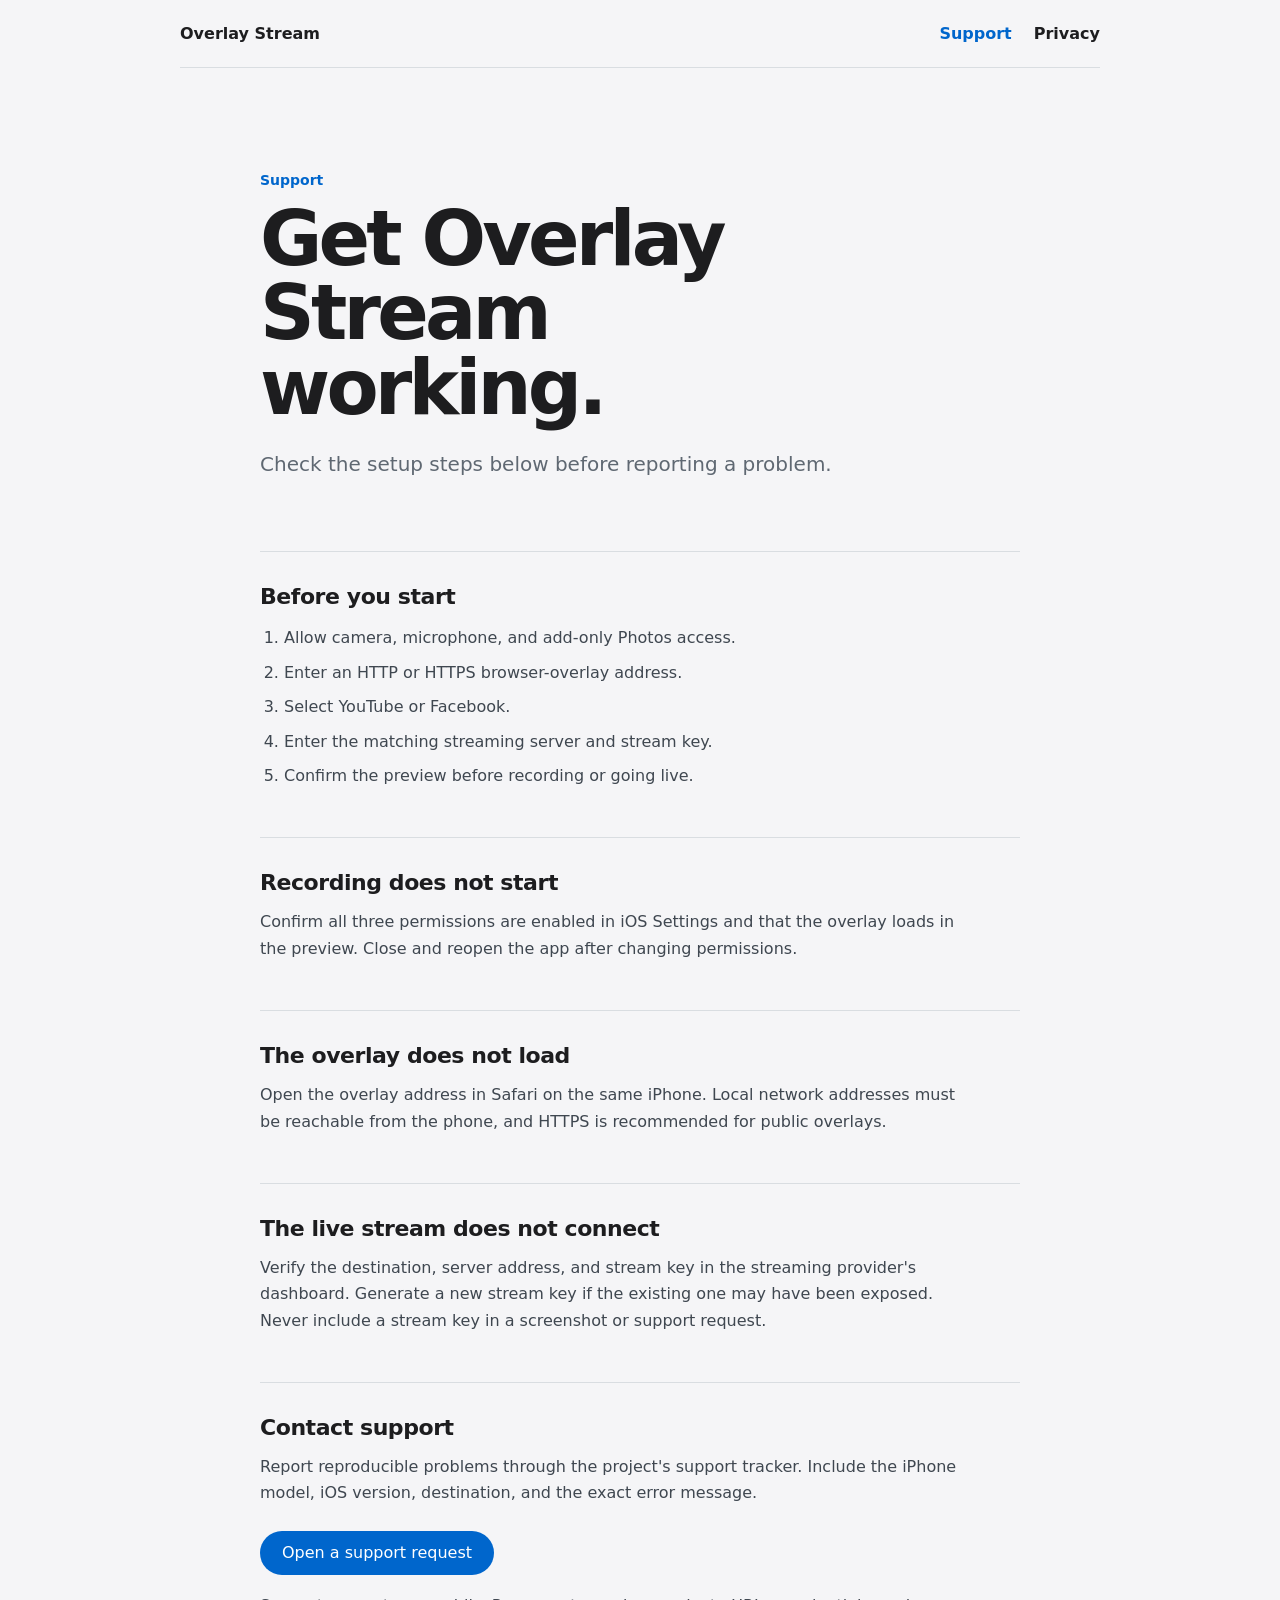
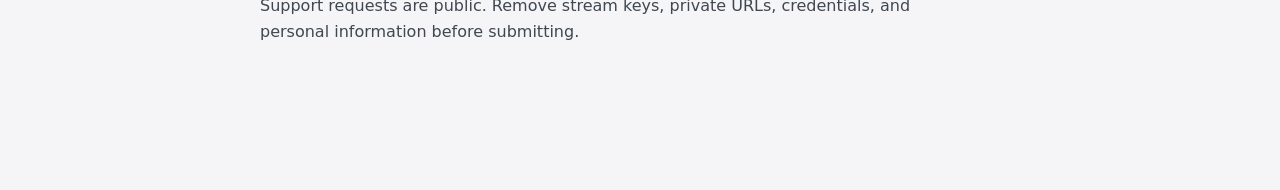
<file: support/index.html>
<!DOCTYPE html><html lang="en"><head><meta charSet="utf-8"/><meta name="viewport" content="width=device-width, initial-scale=1"/><link rel="stylesheet" href="/_next/static/chunks/17ehl2js4oi5v.css" data-precedence="next"/><link rel="preload" as="script" fetchPriority="low" href="/_next/static/chunks/23v7nmjzy-bb5.js"/><script src="/_next/static/chunks/03kw-hqoszem2.js" async=""></script><script src="/_next/static/chunks/1we22_6_abobh.js" async=""></script><script src="/_next/static/chunks/003l4gk7enzpc.js" async=""></script><script src="/_next/static/chunks/turbopack-0tb0-9su7yka1.js" async=""></script><script src="/_next/static/chunks/121g1po0_av0x.js" async=""></script><script src="/_next/static/chunks/20wckvp3e5p5w.js" async=""></script><script src="/_next/static/chunks/0evmgu_b2twk6.js" async=""></script><title>Support | Overlay Stream</title><meta name="description" content="Setup help and support for the Overlay Stream iOS app."/><script src="/_next/static/chunks/0cz1d0mv5g_q7.js" noModule=""></script></head><body><div hidden=""><!--$--><!--/$--></div><main class="document-shell"><nav class="site-nav" aria-label="Legal and support"><a href="/">Overlay Stream</a><div><a aria-current="page" href="/support/">Support</a><a href="/privacy/">Privacy</a></div></nav><article class="document"><header><p class="eyebrow">Support</p><h1>Get Overlay Stream working.</h1><p class="document-lead">Check the setup steps below before reporting a problem.</p></header><section><h2>Before you start</h2><ol><li>Allow camera, microphone, and add-only Photos access.</li><li>Enter an HTTP or HTTPS browser-overlay address.</li><li>Select YouTube or Facebook.</li><li>Enter the matching streaming server and stream key.</li><li>Confirm the preview before recording or going live.</li></ol></section><section><h2>Recording does not start</h2><p>Confirm all three permissions are enabled in iOS Settings and that the overlay loads in the preview. Close and reopen the app after changing permissions.</p></section><section><h2>The overlay does not load</h2><p>Open the overlay address in Safari on the same iPhone. Local network addresses must be reachable from the phone, and HTTPS is recommended for public overlays.</p></section><section><h2>The live stream does not connect</h2><p>Verify the destination, server address, and stream key in the streaming provider&#x27;s dashboard. Generate a new stream key if the existing one may have been exposed. Never include a stream key in a screenshot or support request.</p></section><section><h2>Contact support</h2><p>Report reproducible problems through the project&#x27;s support tracker. Include the iPhone model, iOS version, destination, and the exact error message.</p><a class="primary-link" href="https://github.com/gayanwiharagoda/gayanwiharagoda.github.io/issues/new">Open a support request</a><p class="document-note">Support requests are public. Remove stream keys, private URLs, credentials, and personal information before submitting.</p></section></article></main><!--$--><!--/$--><script src="/_next/static/chunks/23v7nmjzy-bb5.js" id="_R_" async=""></script><script>(self.__next_f=self.__next_f||[]).push([0])</script><script>self.__next_f.push([1,"1:\"$Sreact.fragment\"\n2:I[48301,[\"/_next/static/chunks/121g1po0_av0x.js\",\"/_next/static/chunks/20wckvp3e5p5w.js\"],\"default\"]\n3:I[81932,[\"/_next/static/chunks/121g1po0_av0x.js\",\"/_next/static/chunks/20wckvp3e5p5w.js\"],\"default\"]\n4:I[62629,[\"/_next/static/chunks/121g1po0_av0x.js\",\"/_next/static/chunks/20wckvp3e5p5w.js\",\"/_next/static/chunks/0evmgu_b2twk6.js\"],\"\"]\nb:I[59283,[\"/_next/static/chunks/121g1po0_av0x.js\",\"/_next/static/chunks/20wckvp3e5p5w.js\"],\"default\",1]\n:HL[\"/_next/static/chunks/17ehl2js4oi5v.css\",\"style\"]\n"])</script><script>self.__next_f.push([1,"0:{\"P\":null,\"c\":[\"\",\"support\",\"\"],\"q\":\"\",\"i\":false,\"f\":[[[\"\",{\"children\":[\"support\",{\"children\":[\"__PAGE__\",{}]}]},\"$undefined\",\"$undefined\",16],[[\"$\",\"$1\",\"c\",{\"children\":[[[\"$\",\"link\",\"0\",{\"rel\":\"stylesheet\",\"href\":\"/_next/static/chunks/17ehl2js4oi5v.css\",\"precedence\":\"next\",\"crossOrigin\":\"$undefined\",\"nonce\":\"$undefined\"}],[\"$\",\"script\",\"script-0\",{\"src\":\"/_next/static/chunks/121g1po0_av0x.js\",\"async\":true,\"nonce\":\"$undefined\"}],[\"$\",\"script\",\"script-1\",{\"src\":\"/_next/static/chunks/20wckvp3e5p5w.js\",\"async\":true,\"nonce\":\"$undefined\"}]],[\"$\",\"html\",null,{\"lang\":\"en\",\"children\":[\"$\",\"body\",null,{\"children\":[\"$\",\"$L2\",null,{\"parallelRouterKey\":\"children\",\"error\":\"$undefined\",\"errorStyles\":\"$undefined\",\"errorScripts\":\"$undefined\",\"template\":[\"$\",\"$L3\",null,{}],\"templateStyles\":\"$undefined\",\"templateScripts\":\"$undefined\",\"notFound\":[[[\"$\",\"title\",null,{\"children\":\"404: This page could not be found.\"}],[\"$\",\"div\",null,{\"style\":{\"fontFamily\":\"system-ui,\\\"Segoe UI\\\",Roboto,Helvetica,Arial,sans-serif,\\\"Apple Color Emoji\\\",\\\"Segoe UI Emoji\\\"\",\"height\":\"100vh\",\"textAlign\":\"center\",\"display\":\"flex\",\"flexDirection\":\"column\",\"alignItems\":\"center\",\"justifyContent\":\"center\"},\"children\":[\"$\",\"div\",null,{\"children\":[[\"$\",\"style\",null,{\"dangerouslySetInnerHTML\":{\"__html\":\"body{color:#000;background:#fff;margin:0}.next-error-h1{border-right:1px solid rgba(0,0,0,.3)}@media (prefers-color-scheme:dark){body{color:#fff;background:#000}.next-error-h1{border-right:1px solid rgba(255,255,255,.3)}}\"}}],[\"$\",\"h1\",null,{\"className\":\"next-error-h1\",\"style\":{\"display\":\"inline-block\",\"margin\":\"0 20px 0 0\",\"padding\":\"0 23px 0 0\",\"fontSize\":24,\"fontWeight\":500,\"verticalAlign\":\"top\",\"lineHeight\":\"49px\"},\"children\":404}],[\"$\",\"div\",null,{\"style\":{\"display\":\"inline-block\"},\"children\":[\"$\",\"h2\",null,{\"style\":{\"fontSize\":14,\"fontWeight\":400,\"lineHeight\":\"49px\",\"margin\":0},\"children\":\"This page could not be found.\"}]}]]}]}]],[]],\"forbidden\":\"$undefined\",\"unauthorized\":\"$undefined\"}]}]}]]}],{\"children\":[[\"$\",\"$1\",\"c\",{\"children\":[null,[\"$\",\"$L2\",null,{\"parallelRouterKey\":\"children\",\"error\":\"$undefined\",\"errorStyles\":\"$undefined\",\"errorScripts\":\"$undefined\",\"template\":[\"$\",\"$L3\",null,{}],\"templateStyles\":\"$undefined\",\"templateScripts\":\"$undefined\",\"notFound\":\"$undefined\",\"forbidden\":\"$undefined\",\"unauthorized\":\"$undefined\"}]]}],{\"children\":[[\"$\",\"$1\",\"c\",{\"children\":[[\"$\",\"main\",null,{\"className\":\"document-shell\",\"children\":[[\"$\",\"nav\",null,{\"className\":\"site-nav\",\"aria-label\":\"Legal and support\",\"children\":[[\"$\",\"$L4\",null,{\"href\":\"/\",\"children\":\"Overlay Stream\"}],[\"$\",\"div\",null,{\"children\":[[\"$\",\"$L4\",null,{\"aria-current\":\"page\",\"href\":\"/support\",\"children\":\"Support\"}],[\"$\",\"$L4\",null,{\"href\":\"/privacy\",\"children\":\"Privacy\"}]]}]]}],[\"$\",\"article\",null,{\"className\":\"document\",\"children\":[[\"$\",\"header\",null,{\"children\":[[\"$\",\"p\",null,{\"className\":\"eyebrow\",\"children\":\"Support\"}],[\"$\",\"h1\",null,{\"children\":\"Get Overlay Stream working.\"}],[\"$\",\"p\",null,{\"className\":\"document-lead\",\"children\":\"Check the setup steps below before reporting a problem.\"}]]}],[\"$\",\"section\",null,{\"children\":[[\"$\",\"h2\",null,{\"children\":\"Before you start\"}],[\"$\",\"ol\",null,{\"children\":[[\"$\",\"li\",null,{\"children\":\"Allow camera, microphone, and add-only Photos access.\"}],[\"$\",\"li\",null,{\"children\":\"Enter an HTTP or HTTPS browser-overlay address.\"}],[\"$\",\"li\",null,{\"children\":\"Select YouTube or Facebook.\"}],[\"$\",\"li\",null,{\"children\":\"Enter the matching streaming server and stream key.\"}],[\"$\",\"li\",null,{\"children\":\"Confirm the preview before recording or going live.\"}]]}]]}],[\"$\",\"section\",null,{\"children\":[[\"$\",\"h2\",null,{\"children\":\"Recording does not start\"}],[\"$\",\"p\",null,{\"children\":\"Confirm all three permissions are enabled in iOS Settings and that the overlay loads in the preview. Close and reopen the app after changing permissions.\"}]]}],[\"$\",\"section\",null,{\"children\":[[\"$\",\"h2\",null,{\"children\":\"The overlay does not load\"}],[\"$\",\"p\",null,{\"children\":\"Open the overlay address in Safari on the same iPhone. Local network addresses must be reachable from the phone, and HTTPS is recommended for public overlays.\"}]]}],[\"$\",\"section\",null,{\"children\":[[\"$\",\"h2\",null,{\"children\":\"The live stream does not connect\"}],[\"$\",\"p\",null,{\"children\":\"Verify the destination, server address, and stream key in the streaming provider's dashboard. Generate a new stream key if the existing one may have been exposed. Never include a stream key in a screenshot or support request.\"}]]}],[\"$\",\"section\",null,{\"children\":[[\"$\",\"h2\",null,{\"children\":\"Contact support\"}],[\"$\",\"p\",null,{\"children\":\"Report reproducible problems through the project's support tracker. Include the iPhone model, iOS version, destination, and the exact error message.\"}],\"$L5\",\"$L6\"]}]]}]]}],[\"$L7\"],\"$L8\"]}],{},null,false,null]},null,false,\"$@9\"]},null,false,null],\"$La\",false]],\"m\":\"$undefined\",\"G\":[\"$b\",[\"$Lc\"]],\"S\":true,\"h\":null,\"s\":\"$undefined\",\"l\":\"$undefined\",\"p\":\"$undefined\",\"d\":\"$undefined\",\"b\":\"O8Fp5CdZ5VPxuDvzv_FZ7\"}\n"])</script><script>self.__next_f.push([1,"d:I[48664,[\"/_next/static/chunks/121g1po0_av0x.js\",\"/_next/static/chunks/20wckvp3e5p5w.js\"],\"OutletBoundary\"]\ne:\"$Sreact.suspense\"\n11:I[48664,[\"/_next/static/chunks/121g1po0_av0x.js\",\"/_next/static/chunks/20wckvp3e5p5w.js\"],\"ViewportBoundary\"]\n13:I[48664,[\"/_next/static/chunks/121g1po0_av0x.js\",\"/_next/static/chunks/20wckvp3e5p5w.js\"],\"MetadataBoundary\"]\n5:[\"$\",\"a\",null,{\"className\":\"primary-link\",\"href\":\"https://github.com/gayanwiharagoda/gayanwiharagoda.github.io/issues/new\",\"children\":\"Open a support request\"}]\n6:[\"$\",\"p\",null,{\"className\":\"document-note\",\"children\":\"Support requests are public. Remove stream keys, private URLs, credentials, and personal information before submitting.\"}]\n7:[\"$\",\"script\",\"script-0\",{\"src\":\"/_next/static/chunks/0evmgu_b2twk6.js\",\"async\":true,\"nonce\":\"$undefined\"}]\n8:[\"$\",\"$Ld\",null,{\"children\":[\"$\",\"$e\",null,{\"name\":\"Next.MetadataOutlet\",\"children\":\"$@f\"}]}]\n10:[]\n9:\"$W10\"\na:[\"$\",\"$1\",\"h\",{\"children\":[null,[\"$\",\"$L11\",null,{\"children\":\"$L12\"}],[\"$\",\"div\",null,{\"hidden\":true,\"children\":[\"$\",\"$L13\",null,{\"children\":[\"$\",\"$e\",null,{\"name\":\"Next.Metadata\",\"children\":\"$L14\"}]}]}],null]}]\nc:[\"$\",\"link\",\"0\",{\"rel\":\"stylesheet\",\"href\":\"/_next/static/chunks/17ehl2js4oi5v.css\",\"precedence\":\"next\",\"crossOrigin\":\"$undefined\",\"nonce\":\"$undefined\"}]\n"])</script><script>self.__next_f.push([1,"12:[[\"$\",\"meta\",\"0\",{\"charSet\":\"utf-8\"}],[\"$\",\"meta\",\"1\",{\"name\":\"viewport\",\"content\":\"width=device-width, initial-scale=1\"}]]\n"])</script><script>self.__next_f.push([1,"f:null\n14:[[\"$\",\"title\",\"0\",{\"children\":\"Support | Overlay Stream\"}],[\"$\",\"meta\",\"1\",{\"name\":\"description\",\"content\":\"Setup help and support for the Overlay Stream iOS app.\"}]]\n"])</script></body></html>
</file>
<file: _next/static/chunks/17ehl2js4oi5v.css>
:root{--lightningcss-light:initial;--lightningcss-dark: ;color-scheme:light dark;color:#1d1d1f;background:0 0;font-family:system-ui,-apple-system,BlinkMacSystemFont,Segoe UI,sans-serif}@media (prefers-color-scheme:dark){:root{--lightningcss-light: ;--lightningcss-dark:initial}}*{box-sizing:border-box}html,body{min-height:100%;margin:0}body{background:0 0}.home{background:#f5f5f7;align-content:center;justify-items:start;gap:20px;min-height:100dvh;padding:clamp(32px,8vw,96px);display:grid}.home h1,.home p{margin:0}.home h1{letter-spacing:-.04em;max-width:12ch;font-size:clamp(40px,8vw,72px);line-height:1}.home p:not(.eyebrow){max-width:42rem;font-size:17px;line-height:1.47}.eyebrow{color:#06c;font-size:14px;font-weight:600}.primary-link{color:#fff;background:#06c;border-radius:999px;align-items:center;min-height:44px;padding:0 22px;text-decoration:none;display:inline-flex}.primary-link:active{transform:scale(.95)}.home-links{align-items:center;gap:18px;display:flex}.home-links>a:not(.primary-link){color:inherit;text-underline-offset:4px}.document-shell{color:#1d1d1f;background:#f5f5f7;min-height:100dvh}.site-nav{border-bottom:1px solid #d9dde1;justify-content:space-between;align-items:center;gap:24px;width:min(100% - 40px,920px);min-height:68px;margin-inline:auto;display:flex}.site-nav a{color:inherit;font-weight:600;text-decoration:none}.site-nav>div{gap:22px;display:flex}.site-nav [aria-current=page]{color:#06c}.document{width:min(100% - 40px,760px);margin-inline:auto;padding:clamp(56px,10vw,104px) 0 96px}.document header{margin-bottom:72px}.document h1,.document h2,.document p{margin-top:0}.document h1{letter-spacing:-.05em;max-width:12ch;margin-bottom:24px;font-size:clamp(44px,8vw,76px);line-height:.98}.document-lead{color:#5f6872;max-width:40rem;margin-bottom:18px;font-size:20px;line-height:1.5}.document-date,.document-note{color:#68717b;font-size:14px}.document section{border-top:1px solid #d9dde1;padding:32px 0}.document h2{letter-spacing:-.02em;margin-bottom:14px;font-size:22px}.document section p,.document li{color:#3f4750;max-width:44rem;font-size:16px;line-height:1.65}.document a:not(.primary-link){color:#005eb8;text-underline-offset:3px}.document ul,.document ol{gap:8px;padding-left:24px;display:grid}.document .primary-link{margin:8px 0 18px}.overlay{color:#fff;background:0 0;align-items:flex-end;min-height:100dvh;padding:clamp(16px,4vw,48px);display:flex}.scoreboard{-webkit-backdrop-filter:saturate(160%)blur(18px);backdrop-filter:saturate(160%)blur(18px);background:#141416d1;border:1px solid #ffffff38;border-radius:18px;grid-template-columns:1fr auto 1fr;align-items:center;gap:24px;width:min(100%,960px);margin-inline:auto;padding:18px 24px;display:grid}.scoreboard>div{align-items:baseline;gap:12px;display:flex}.scoreboard strong{letter-spacing:-.04em;font-size:clamp(28px,5vw,48px)}.team-label,.timer{letter-spacing:.08em;font-size:13px;font-weight:600}.timer{color:#2997ff}.away-score{justify-content:flex-end}@media (max-width:640px){.home-links{flex-direction:column;align-items:flex-start}.document{padding-top:48px}.document header{margin-bottom:48px}.scoreboard{grid-template-columns:1fr 1fr;gap:10px 16px;padding:16px}.timer{grid-area:1/1/auto/-1}}@media (prefers-color-scheme:dark){.home{color:#f5f5f7;background:#1d1d1f}}
</file>
